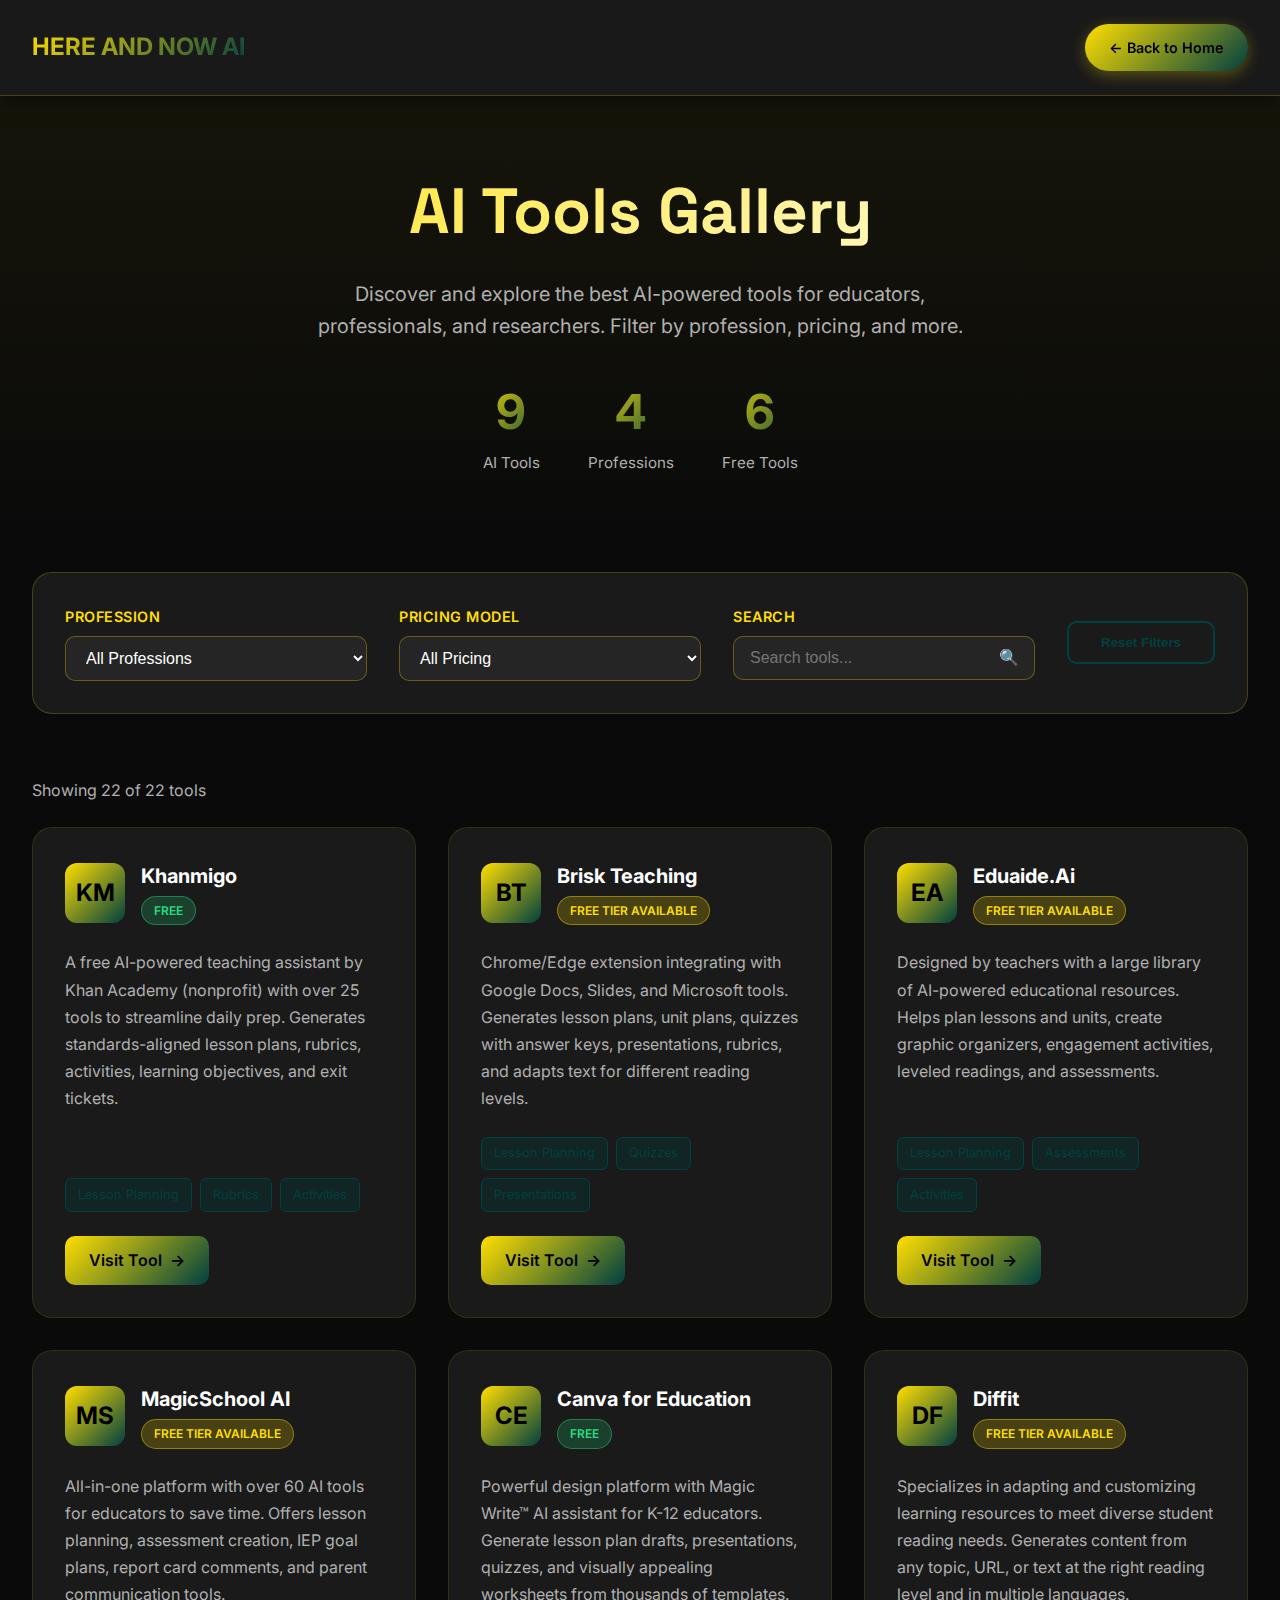
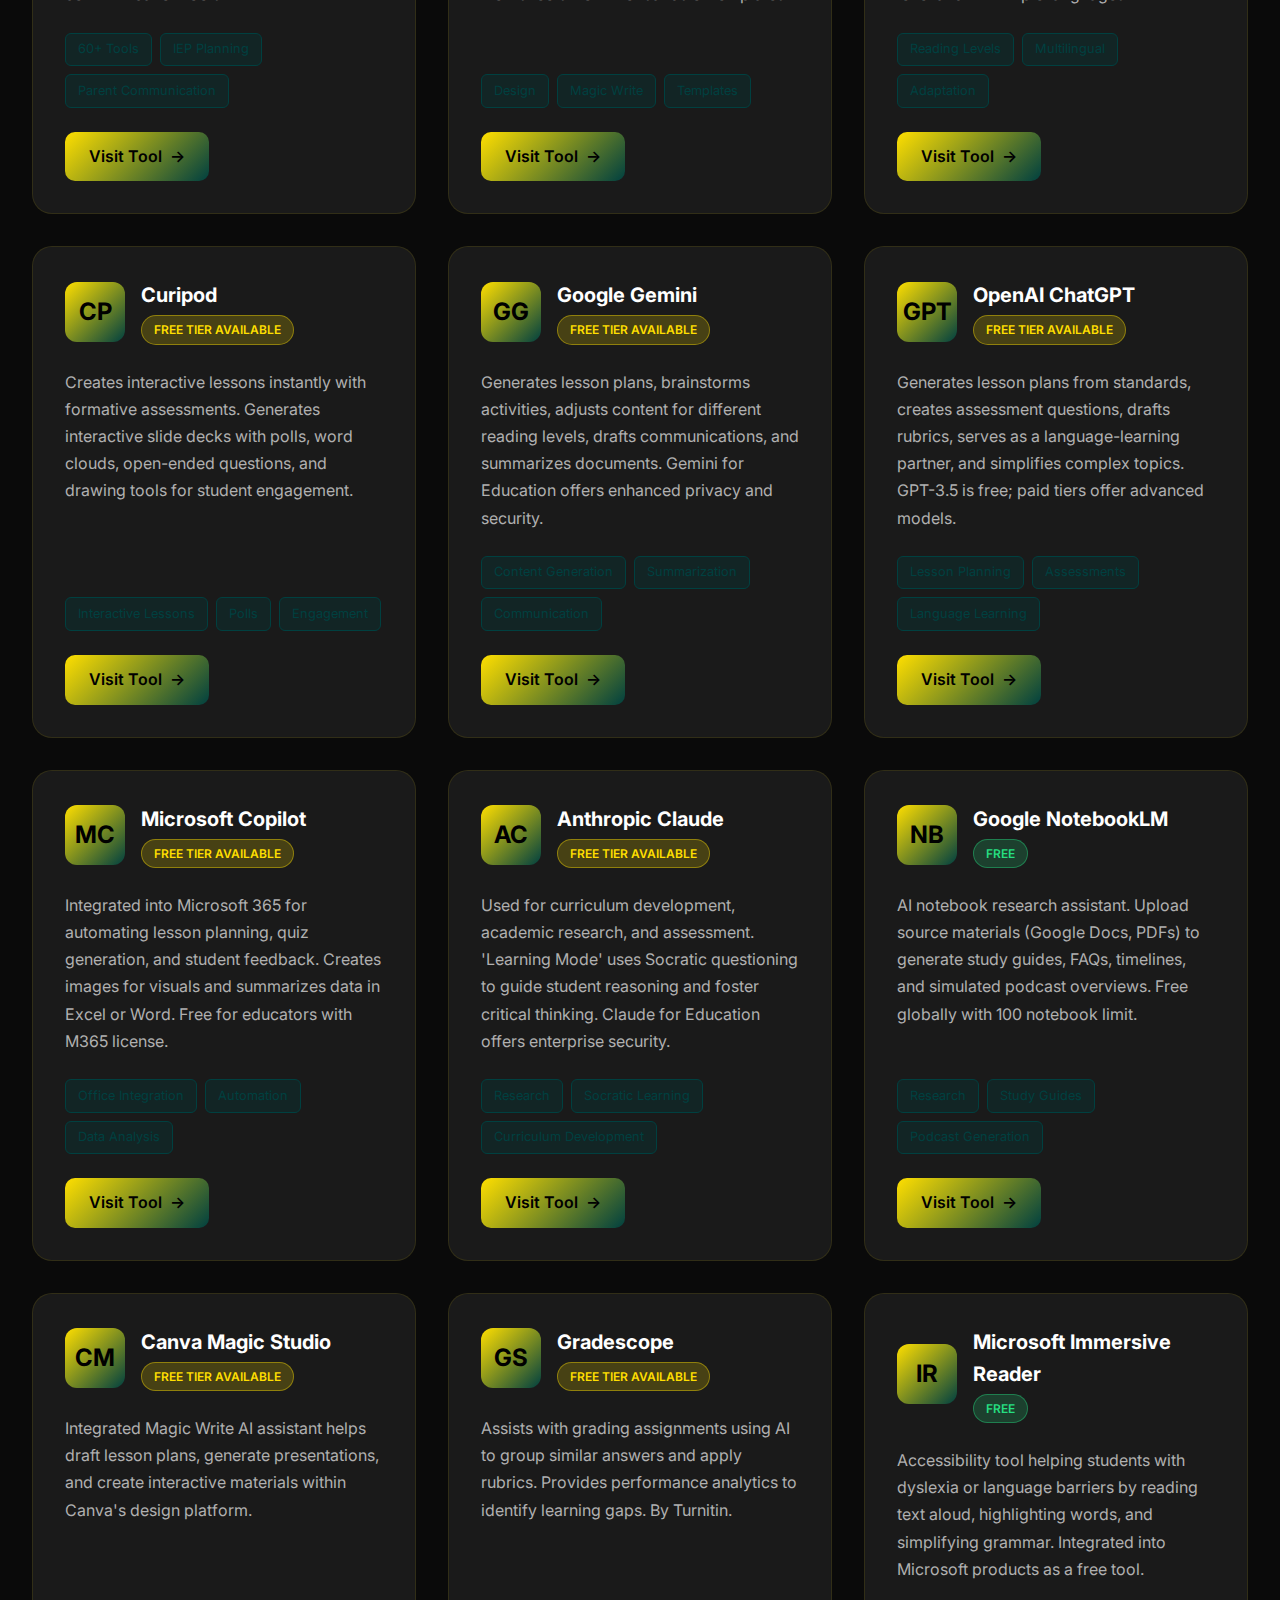
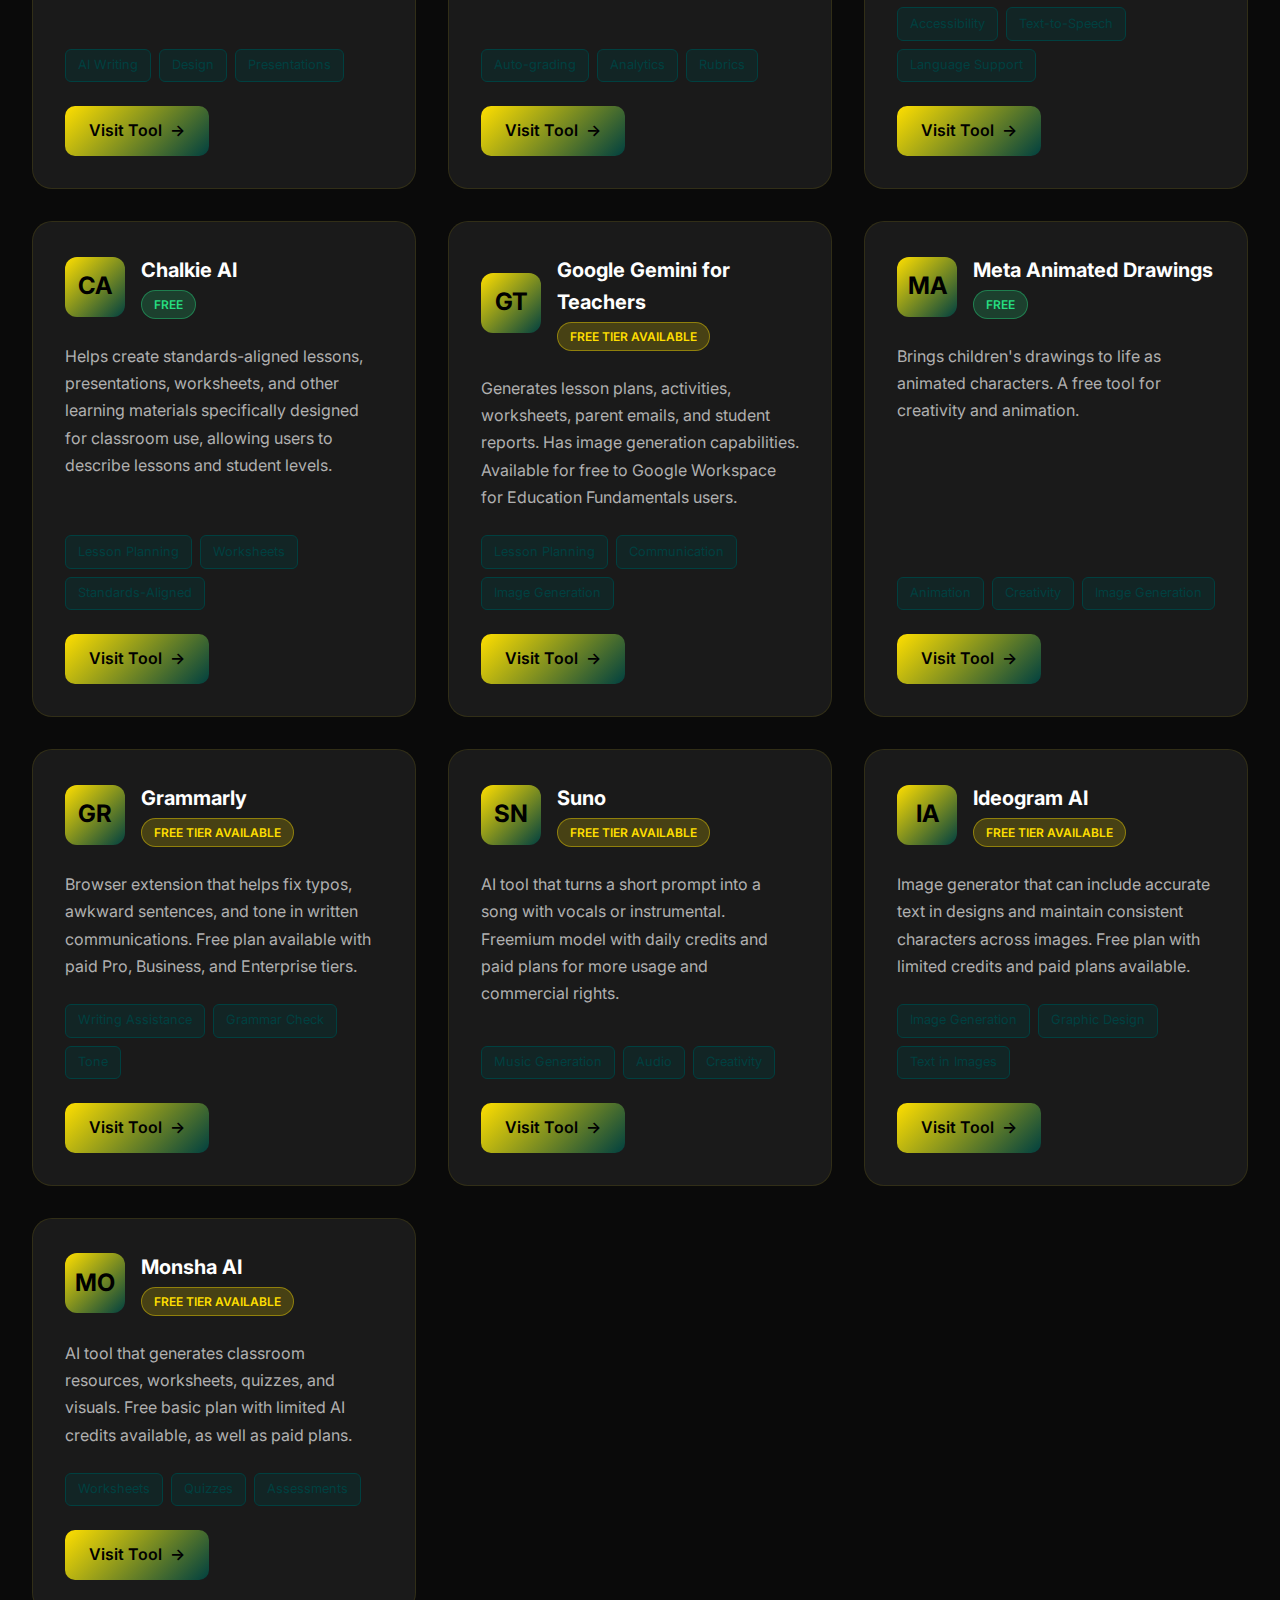
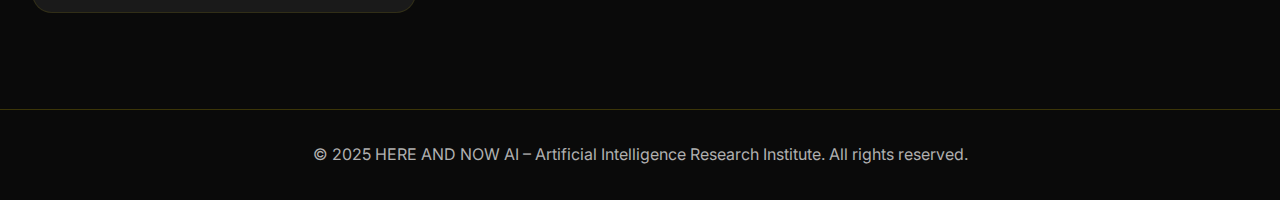
<file: workshops/ai-tools/index.html>
<!DOCTYPE html>
<html lang="en">
<head>
    <meta charset="UTF-8">
    <meta name="viewport" content="width=device-width, initial-scale=1.0">
    <title>AI Tools Gallery - HERE AND NOW AI</title>
    <link rel="icon" type="image/x-icon" href="/assets/images/favicon.ico">
    <link rel="icon" type="image/x-icon" href="../../assets/images/favicon.ico">
    <link href="https://fonts.googleapis.com/css2?family=Space+Grotesk:wght@300;400;500;600;700&family=Inter:wght@300;400;500;600;700;800&display=swap" rel="stylesheet">
    <style>
        :root {
            --brand-yellow: #FFDF00;
            --brand-teal: #004040;
            --bg-dark: #0a0a0a;
            --bg-secondary: #1a1a1a;
            --text-primary: #ffffff;
            --text-secondary: #b0b0b0;
        }

        * {
            margin: 0;
            padding: 0;
            box-sizing: border-box;
        }

        body {
            font-family: 'Inter', sans-serif;
            background: var(--bg-dark);
            color: var(--text-primary);
            line-height: 1.6;
        }

        h1, h2, h3 {
            font-family: 'Space Grotesk', sans-serif;
        }

        /* Header */
        header {
            background: rgba(26, 26, 26, 0.95);
            backdrop-filter: blur(20px);
            border-bottom: 1px solid rgba(255, 223, 0, 0.2);
            padding: 1.5rem 2rem;
            position: sticky;
            top: 0;
            z-index: 100;
            box-shadow: 0 4px 20px rgba(0, 0, 0, 0.5);
        }

        .header-content {
            max-width: 1400px;
            margin: 0 auto;
            display: flex;
            justify-content: space-between;
            align-items: center;
            flex-wrap: wrap;
            gap: 1rem;
        }

        .logo {
            font-size: 1.5rem;
            font-weight: 700;
            background: linear-gradient(135deg, var(--brand-yellow), var(--brand-teal));
            -webkit-background-clip: text;
            -webkit-text-fill-color: transparent;
            background-clip: text;
        }

        .back-link {
            padding: 0.75rem 1.5rem;
            background: linear-gradient(135deg, var(--brand-yellow), var(--brand-teal));
            color: #000;
            text-decoration: none;
            border-radius: 50px;
            font-weight: 600;
            font-size: 0.9rem;
            transition: all 0.3s ease;
            box-shadow: 0 4px 15px rgba(255, 223, 0, 0.3);
        }

        .back-link:hover {
            transform: translateY(-2px);
            box-shadow: 0 6px 20px rgba(255, 223, 0, 0.5);
        }

        /* Hero Section */
        .hero {
            padding: 4rem 2rem;
            text-align: center;
            background: linear-gradient(180deg, rgba(255, 223, 0, 0.05) 0%, transparent 100%);
        }

        .hero h1 {
            font-size: clamp(2.5rem, 6vw, 4rem);
            margin-bottom: 1rem;
            background: linear-gradient(135deg, var(--brand-yellow), #fff);
            -webkit-background-clip: text;
            -webkit-text-fill-color: transparent;
            background-clip: text;
        }

        .hero p {
            font-size: 1.25rem;
            color: var(--text-secondary);
            max-width: 700px;
            margin: 0 auto 2rem;
        }

        .stats {
            display: flex;
            gap: 3rem;
            justify-content: center;
            flex-wrap: wrap;
            margin-top: 2rem;
        }

        .stat {
            text-align: center;
        }

        .stat-number {
            font-size: 3rem;
            font-weight: 700;
            background: linear-gradient(135deg, var(--brand-yellow), var(--brand-teal));
            -webkit-background-clip: text;
            -webkit-text-fill-color: transparent;
            background-clip: text;
        }

        .stat-label {
            color: var(--text-secondary);
            font-size: 0.95rem;
        }

        /* Filters */
        .filters-section {
            padding: 2rem;
            max-width: 1400px;
            margin: 0 auto;
        }

        .filters-container {
            background: var(--bg-secondary);
            border: 1px solid rgba(255, 223, 0, 0.2);
            border-radius: 20px;
            padding: 2rem;
            display: flex;
            flex-wrap: wrap;
            gap: 2rem;
            align-items: center;
        }

        .filter-group {
            flex: 1;
            min-width: 200px;
        }

        .filter-label {
            display: block;
            font-weight: 600;
            color: var(--brand-yellow);
            margin-bottom: 0.5rem;
            font-size: 0.9rem;
            text-transform: uppercase;
            letter-spacing: 0.5px;
        }

        select, input {
            width: 100%;
            padding: 0.75rem 1rem;
            background: rgba(255, 255, 255, 0.05);
            border: 1px solid rgba(255, 223, 0, 0.3);
            border-radius: 10px;
            color: var(--text-primary);
            font-size: 1rem;
            transition: all 0.3s ease;
        }

        select:focus, input:focus {
            outline: none;
            border-color: var(--brand-yellow);
            box-shadow: 0 0 0 3px rgba(255, 223, 0, 0.1);
        }

        select option {
            background: var(--bg-secondary);
            color: var(--text-primary);
        }

        .search-box {
            position: relative;
        }

        .search-icon {
            position: absolute;
            right: 1rem;
            top: 50%;
            transform: translateY(-50%);
            color: var(--brand-yellow);
            pointer-events: none;
        }

        .reset-btn {
            padding: 0.75rem 2rem;
            background: transparent;
            border: 2px solid var(--brand-teal);
            color: var(--brand-teal);
            border-radius: 10px;
            font-weight: 600;
            cursor: pointer;
            transition: all 0.3s ease;
            white-space: nowrap;
        }

        .reset-btn:hover {
            background: var(--brand-teal);
            color: #fff;
        }

        /* Tools Grid */
        .tools-container {
            max-width: 1400px;
            margin: 0 auto;
            padding: 2rem;
        }

        .tools-count {
            margin-bottom: 1.5rem;
            color: var(--text-secondary);
            font-size: 1rem;
        }

        .tools-grid {
            display: grid;
            grid-template-columns: repeat(auto-fill, minmax(320px, 1fr));
            gap: 2rem;
        }

        /* Tool Card */
        .tool-card {
            background: var(--bg-secondary);
            border: 1px solid rgba(255, 223, 0, 0.1);
            border-radius: 20px;
            padding: 2rem;
            transition: all 0.3s ease;
            display: flex;
            flex-direction: column;
            position: relative;
            overflow: hidden;
        }

        .tool-card::before {
            content: '';
            position: absolute;
            top: 0;
            left: 0;
            right: 0;
            height: 4px;
            background: linear-gradient(90deg, var(--brand-yellow), var(--brand-teal));
            transform: scaleX(0);
            transition: transform 0.3s ease;
        }

        .tool-card:hover {
            transform: translateY(-8px);
            border-color: var(--brand-yellow);
            box-shadow: 0 20px 40px rgba(255, 223, 0, 0.2);
        }

        .tool-card:hover::before {
            transform: scaleX(1);
        }

        .tool-header {
            display: flex;
            align-items: center;
            gap: 1rem;
            margin-bottom: 1.5rem;
        }

        .tool-logo {
            width: 60px;
            height: 60px;
            border-radius: 12px;
            background: linear-gradient(135deg, var(--brand-yellow), var(--brand-teal));
            display: flex;
            align-items: center;
            justify-content: center;
            font-size: 1.5rem;
            font-weight: 700;
            color: #000;
            flex-shrink: 0;
        }

        .tool-info {
            flex: 1;
        }

        .tool-name {
            font-size: 1.25rem;
            font-weight: 700;
            color: var(--text-primary);
            margin-bottom: 0.25rem;
        }

        .tool-pricing {
            display: inline-block;
            padding: 0.25rem 0.75rem;
            border-radius: 50px;
            font-size: 0.75rem;
            font-weight: 600;
            text-transform: uppercase;
        }

        .pricing-free {
            background: rgba(38, 222, 129, 0.2);
            color: #26de81;
            border: 1px solid rgba(38, 222, 129, 0.4);
        }

        .pricing-freemium {
            background: rgba(255, 223, 0, 0.2);
            color: var(--brand-yellow);
            border: 1px solid rgba(255, 223, 0, 0.4);
        }

        .pricing-paid {
            background: rgba(255, 107, 107, 0.2);
            color: #ff6b6b;
            border: 1px solid rgba(255, 107, 107, 0.4);
        }

        .tool-description {
            color: var(--text-secondary);
            margin-bottom: 1.5rem;
            line-height: 1.7;
            flex: 1;
        }

        .tool-tags {
            display: flex;
            flex-wrap: wrap;
            gap: 0.5rem;
            margin-bottom: 1.5rem;
        }

        .tag {
            padding: 0.35rem 0.75rem;
            background: rgba(0, 64, 64, 0.3);
            border: 1px solid var(--brand-teal);
            border-radius: 6px;
            font-size: 0.8rem;
            color: var(--brand-teal);
        }

        .tool-link {
            display: inline-flex;
            align-items: center;
            gap: 0.5rem;
            padding: 0.75rem 1.5rem;
            background: linear-gradient(135deg, var(--brand-yellow), var(--brand-teal));
            color: #000;
            text-decoration: none;
            border-radius: 10px;
            font-weight: 600;
            transition: all 0.3s ease;
            width: fit-content;
        }

        .tool-link:hover {
            transform: translateX(5px);
            box-shadow: 0 4px 15px rgba(255, 223, 0, 0.4);
        }

        .no-results {
            text-align: center;
            padding: 4rem 2rem;
            color: var(--text-secondary);
        }

        .no-results h3 {
            font-size: 1.5rem;
            margin-bottom: 1rem;
            color: var(--text-primary);
        }

        /* Footer */
        footer {
            margin-top: 4rem;
            padding: 2rem;
            text-align: center;
            border-top: 1px solid rgba(255, 223, 0, 0.2);
            color: var(--text-secondary);
        }

        /* Animations */
        @keyframes fadeInUp {
            from {
                opacity: 0;
                transform: translateY(30px);
            }
            to {
                opacity: 1;
                transform: translateY(0);
            }
        }

        .fade-in {
            animation: fadeInUp 0.6s ease both;
        }

        /* Responsive */
        @media (max-width: 768px) {
            .header-content {
                flex-direction: column;
                text-align: center;
            }

            .filters-container {
                flex-direction: column;
                align-items: stretch;
            }

            .tools-grid {
                grid-template-columns: 1fr;
            }

            .hero h1 {
                font-size: 2rem;
            }

            .stats {
                gap: 1.5rem;
            }
        }

        /* Hidden class for filtering */
        .hidden {
            display: none !important;
        }
    </style>
</head>
<body>
    <!-- Header -->
    <header>
        <div class="header-content">
            <div class="logo">HERE AND NOW AI</div>
            <a href="../../index.html" class="back-link">← Back to Home</a>
        </div>
    </header>

    <!-- Hero Section -->
    <section class="hero">
        <h1>AI Tools Gallery</h1>
        <p>Discover and explore the best AI-powered tools for educators, professionals, and researchers. Filter by profession, pricing, and more.</p>
        <div class="stats">
            <div class="stat">
                <div class="stat-number" data-target="19">0</div>
                <div class="stat-label">AI Tools</div>
            </div>
            <div class="stat">
                <div class="stat-number" data-target="8">0</div>
                <div class="stat-label">Professions</div>
            </div>
            <div class="stat">
                <div class="stat-number" data-target="12">0</div>
                <div class="stat-label">Free Tools</div>
            </div>
        </div>
    </section>

    <!-- Filters -->
    <section class="filters-section">
        <div class="filters-container">
            <div class="filter-group">
                <label class="filter-label" for="profession">Profession</label>
                <select id="profession">
                    <option value="all">All Professions</option>
                    <option value="teachers">Teachers</option>
                    <option value="hr">HR Professionals</option>
                    <option value="marketing">Marketing</option>
                    <option value="sales">Sales</option>
                    <option value="customer-service">Customer Service</option>
                    <option value="researchers">Researchers</option>
                    <option value="developers">Developers</option>
                    <option value="ceos">CEOs & Leaders</option>
                </select>
            </div>
            
            <div class="filter-group">
                <label class="filter-label" for="pricing">Pricing Model</label>
                <select id="pricing">
                    <option value="all">All Pricing</option>
                    <option value="free">Completely Free</option>
                    <option value="freemium">Free Tier Available</option>
                    <option value="paid">Paid Only</option>
                </select>
            </div>

            <div class="filter-group">
                <label class="filter-label" for="search">Search</label>
                <div class="search-box">
                    <input type="text" id="search" placeholder="Search tools...">
                    <span class="search-icon">🔍</span>
                </div>
            </div>

            <button class="reset-btn" onclick="resetFilters()">Reset Filters</button>
        </div>
    </section>

    <!-- Tools Container -->
    <section class="tools-container">
        <div class="tools-count">Showing <span id="visibleCount">0</span> of <span id="totalCount">0</span> tools</div>
        <div class="tools-grid" id="toolsGrid">
            <!-- Tools will be dynamically inserted here -->
        </div>
        <div class="no-results hidden" id="noResults">
            <h3>No tools found</h3>
            <p>Try adjusting your filters or search terms</p>
        </div>
    </section>

    <!-- Footer -->
    <footer>
        <p>&copy; 2025 HERE AND NOW AI – Artificial Intelligence Research Institute. All rights reserved.</p>
    </footer>

    <script>
        // AI Tools Data
        const aiTools = [
            {
                name: "Khanmigo",
                logo: "KM",
                description: "A free AI-powered teaching assistant by Khan Academy (nonprofit) with over 25 tools to streamline daily prep. Generates standards-aligned lesson plans, rubrics, activities, learning objectives, and exit tickets.",
                url: "https://www.khanmigo.ai/",
                pricing: "free",
                professions: ["teachers"],
                features: ["Lesson Planning", "Rubrics", "Activities"]
            },
            {
                name: "Brisk Teaching",
                logo: "BT",
                description: "Chrome/Edge extension integrating with Google Docs, Slides, and Microsoft tools. Generates lesson plans, unit plans, quizzes with answer keys, presentations, rubrics, and adapts text for different reading levels.",
                url: "https://www.briskteaching.com/",
                pricing: "freemium",
                professions: ["teachers"],
                features: ["Lesson Planning", "Quizzes", "Presentations"]
            },
            {
                name: "Eduaide.Ai",
                logo: "EA",
                description: "Designed by teachers with a large library of AI-powered educational resources. Helps plan lessons and units, create graphic organizers, engagement activities, leveled readings, and assessments.",
                url: "https://www.eduaide.ai/",
                pricing: "freemium",
                professions: ["teachers"],
                features: ["Lesson Planning", "Assessments", "Activities"]
            },
            {
                name: "MagicSchool AI",
                logo: "MS",
                description: "All-in-one platform with over 60 AI tools for educators to save time. Offers lesson planning, assessment creation, IEP goal plans, report card comments, and parent communication tools.",
                url: "https://www.magicschool.ai/",
                pricing: "freemium",
                professions: ["teachers"],
                features: ["60+ Tools", "IEP Planning", "Parent Communication"]
            },
            {
                name: "Canva for Education",
                logo: "CE",
                description: "Powerful design platform with Magic Write™ AI assistant for K-12 educators. Generate lesson plan drafts, presentations, quizzes, and visually appealing worksheets from thousands of templates.",
                url: "https://www.canva.com/education/",
                pricing: "free",
                professions: ["teachers"],
                features: ["Design", "Magic Write", "Templates"]
            },
            {
                name: "Diffit",
                logo: "DF",
                description: "Specializes in adapting and customizing learning resources to meet diverse student reading needs. Generates content from any topic, URL, or text at the right reading level and in multiple languages.",
                url: "https://web.diffit.me/",
                pricing: "freemium",
                professions: ["teachers"],
                features: ["Reading Levels", "Multilingual", "Adaptation"]
            },
            {
                name: "Curipod",
                logo: "CP",
                description: "Creates interactive lessons instantly with formative assessments. Generates interactive slide decks with polls, word clouds, open-ended questions, and drawing tools for student engagement.",
                url: "https://curipod.com/",
                pricing: "freemium",
                professions: ["teachers"],
                features: ["Interactive Lessons", "Polls", "Engagement"]
            },
            {
                name: "Google Gemini",
                logo: "GG",
                description: "Generates lesson plans, brainstorms activities, adjusts content for different reading levels, drafts communications, and summarizes documents. Gemini for Education offers enhanced privacy and security.",
                url: "https://gemini.google.com",
                pricing: "freemium",
                professions: ["teachers", "researchers", "developers", "marketing", "hr"],
                features: ["Content Generation", "Summarization", "Communication"]
            },
            {
                name: "OpenAI ChatGPT",
                logo: "GPT",
                description: "Generates lesson plans from standards, creates assessment questions, drafts rubrics, serves as a language-learning partner, and simplifies complex topics. GPT-3.5 is free; paid tiers offer advanced models.",
                url: "https://chatgpt.com",
                pricing: "freemium",
                professions: ["teachers", "researchers", "developers", "marketing", "sales", "hr", "ceos"],
                features: ["Lesson Planning", "Assessments", "Language Learning"]
            },
            {
                name: "Microsoft Copilot",
                logo: "MC",
                description: "Integrated into Microsoft 365 for automating lesson planning, quiz generation, and student feedback. Creates images for visuals and summarizes data in Excel or Word. Free for educators with M365 license.",
                url: "https://copilot.microsoft.com",
                pricing: "freemium",
                professions: ["teachers", "hr", "marketing", "sales", "developers", "ceos"],
                features: ["Office Integration", "Automation", "Data Analysis"]
            },
            {
                name: "Anthropic Claude",
                logo: "AC",
                description: "Used for curriculum development, academic research, and assessment. 'Learning Mode' uses Socratic questioning to guide student reasoning and foster critical thinking. Claude for Education offers enterprise security.",
                url: "https://claude.ai",
                pricing: "freemium",
                professions: ["teachers", "researchers", "developers"],
                features: ["Research", "Socratic Learning", "Curriculum Development"]
            },
            {
                name: "Google NotebookLM",
                logo: "NB",
                description: "AI notebook research assistant. Upload source materials (Google Docs, PDFs) to generate study guides, FAQs, timelines, and simulated podcast overviews. Free globally with 100 notebook limit.",
                url: "https://notebooklm.google.com",
                pricing: "free",
                professions: ["teachers", "researchers", "students"],
                features: ["Research", "Study Guides", "Podcast Generation"]
            },
            {
                name: "Canva Magic Studio",
                logo: "CM",
                description: "Integrated Magic Write AI assistant helps draft lesson plans, generate presentations, and create interactive materials within Canva's design platform.",
                url: "https://www.canva.com",
                pricing: "freemium",
                professions: ["teachers", "marketing", "designers"],
                features: ["AI Writing", "Design", "Presentations"]
            },
            {
                name: "Gradescope",
                logo: "GS",
                description: "Assists with grading assignments using AI to group similar answers and apply rubrics. Provides performance analytics to identify learning gaps. By Turnitin.",
                url: "https://www.gradescope.com",
                pricing: "freemium",
                professions: ["teachers"],
                features: ["Auto-grading", "Analytics", "Rubrics"]
            },
            {
                name: "Microsoft Immersive Reader",
                logo: "IR",
                description: "Accessibility tool helping students with dyslexia or language barriers by reading text aloud, highlighting words, and simplifying grammar. Integrated into Microsoft products as a free tool.",
                url: "https://www.microsoft.com/en-us/education/products/learning-tools",
                pricing: "free",
                professions: ["teachers"],
                features: ["Accessibility", "Text-to-Speech", "Language Support"]
            },
            {
                name: "Chalkie AI",
                logo: "CA",
                description: "Helps create standards-aligned lessons, presentations, worksheets, and other learning materials specifically designed for classroom use, allowing users to describe lessons and student levels.",
                url: "https://chalkie.ai/",
                pricing: "free",
                professions: ["teachers"],
                features: ["Lesson Planning", "Worksheets", "Standards-Aligned"]
            },
            {
                name: "Google Gemini for Teachers",
                logo: "GT",
                description: "Generates lesson plans, activities, worksheets, parent emails, and student reports. Has image generation capabilities. Available for free to Google Workspace for Education Fundamentals users.",
                url: "https://edu.google.com/intl/ALL_in/ai/gemini-for-education/",
                pricing: "freemium",
                professions: ["teachers"],
                features: ["Lesson Planning", "Communication", "Image Generation"]
            },
            {
                name: "Meta Animated Drawings",
                logo: "MA",
                description: "Brings children's drawings to life as animated characters. A free tool for creativity and animation.",
                url: "https://sketch.metademolab.com/",
                pricing: "free",
                professions: ["teachers", "students"],
                features: ["Animation", "Creativity", "Image Generation"]
            },
            {
                name: "Grammarly",
                logo: "GR",
                description: "Browser extension that helps fix typos, awkward sentences, and tone in written communications. Free plan available with paid Pro, Business, and Enterprise tiers.",
                url: "https://www.grammarly.com",
                pricing: "freemium",
                professions: ["teachers", "marketing", "sales", "hr", "researchers", "developers"],
                features: ["Writing Assistance", "Grammar Check", "Tone"]
            },
            {
                name: "Suno",
                logo: "SN",
                description: "AI tool that turns a short prompt into a song with vocals or instrumental. Freemium model with daily credits and paid plans for more usage and commercial rights.",
                url: "https://www.suno.ai",
                pricing: "freemium",
                professions: ["teachers", "marketing", "designers"],
                features: ["Music Generation", "Audio", "Creativity"]
            },
            {
                name: "Ideogram AI",
                logo: "IA",
                description: "Image generator that can include accurate text in designs and maintain consistent characters across images. Free plan with limited credits and paid plans available.",
                url: "https://ideogram.ai/",
                pricing: "freemium",
                professions: ["teachers", "marketing", "designers"],
                features: ["Image Generation", "Graphic Design", "Text in Images"]
            },
            {
                name: "Monsha AI",
                logo: "MO",
                description: "AI tool that generates classroom resources, worksheets, quizzes, and visuals. Free basic plan with limited AI credits available, as well as paid plans.",
                url: "https://monsha.ai",
                pricing: "freemium",
                professions: ["teachers"],
                features: ["Worksheets", "Quizzes", "Assessments"]
            }
        ];

        // Initialize
        let filteredTools = [...aiTools];

        // Render tools
        function renderTools() {
            const grid = document.getElementById('toolsGrid');
            const noResults = document.getElementById('noResults');
            const visibleCount = document.getElementById('visibleCount');
            const totalCount = document.getElementById('totalCount');
            
            grid.innerHTML = '';
            
            if (filteredTools.length === 0) {
                noResults.classList.remove('hidden');
                visibleCount.textContent = '0';
                totalCount.textContent = aiTools.length;
                return;
            }
            
            noResults.classList.add('hidden');
            visibleCount.textContent = filteredTools.length;
            totalCount.textContent = aiTools.length;
            
            filteredTools.forEach((tool, index) => {
                const card = document.createElement('div');
                card.className = 'tool-card fade-in';
                card.style.animationDelay = `${index * 0.1}s`;
                
                const pricingClass = 
                    tool.pricing === 'free' ? 'pricing-free' :
                    tool.pricing === 'freemium' ? 'pricing-freemium' :
                    'pricing-paid';
                
                const pricingText =
                    tool.pricing === 'free' ? 'Free' :
                    tool.pricing === 'freemium' ? 'Free Tier Available' :
                    'Paid';
                
                card.innerHTML = `
                    <div class="tool-header">
                        <div class="tool-logo">${tool.logo}</div>
                        <div class="tool-info">
                            <div class="tool-name">${tool.name}</div>
                            <span class="tool-pricing ${pricingClass}">${pricingText}</span>
                        </div>
                    </div>
                    <p class="tool-description">${tool.description}</p>
                    <div class="tool-tags">
                        ${tool.features.map(f => `<span class="tag">${f}</span>`).join('')}
                    </div>
                    <a href="${tool.url}" target="_blank" class="tool-link">
                        Visit Tool
                        <span>→</span>
                    </a>
                `;
                
                grid.appendChild(card);
            });
        }

        // Filter tools
        function filterTools() {
            const profession = document.getElementById('profession').value;
            const pricing = document.getElementById('pricing').value;
            const search = document.getElementById('search').value.toLowerCase();
            
            filteredTools = aiTools.filter(tool => {
                const matchesProfession = profession === 'all' || tool.professions.includes(profession);
                const matchesPricing = pricing === 'all' || tool.pricing === pricing;
                const matchesSearch = tool.name.toLowerCase().includes(search) || 
                                     tool.description.toLowerCase().includes(search) ||
                                     tool.features.some(f => f.toLowerCase().includes(search));
                
                return matchesProfession && matchesPricing && matchesSearch;
            });
            
            renderTools();
        }

        // Reset filters
        function resetFilters() {
            document.getElementById('profession').value = 'all';
            document.getElementById('pricing').value = 'all';
            document.getElementById('search').value = '';
            filterTools();
        }

        // Animate stats
        function animateStats() {
            document.querySelectorAll('.stat-number').forEach(stat => {
                const target = parseInt(stat.getAttribute('data-target'));
                let current = 0;
                const increment = target / 50;
                const timer = setInterval(() => {
                    current += increment;
                    if (current >= target) {
                        stat.textContent = target;
                        clearInterval(timer);
                    } else {
                        stat.textContent = Math.floor(current);
                    }
                }, 30);
            });
        }

        // Event listeners
        document.getElementById('profession').addEventListener('change', filterTools);
        document.getElementById('pricing').addEventListener('change', filterTools);
        document.getElementById('search').addEventListener('input', filterTools);

        // Initialize
        renderTools();
        animateStats();
    </script>
</body>
</html>
</file>
